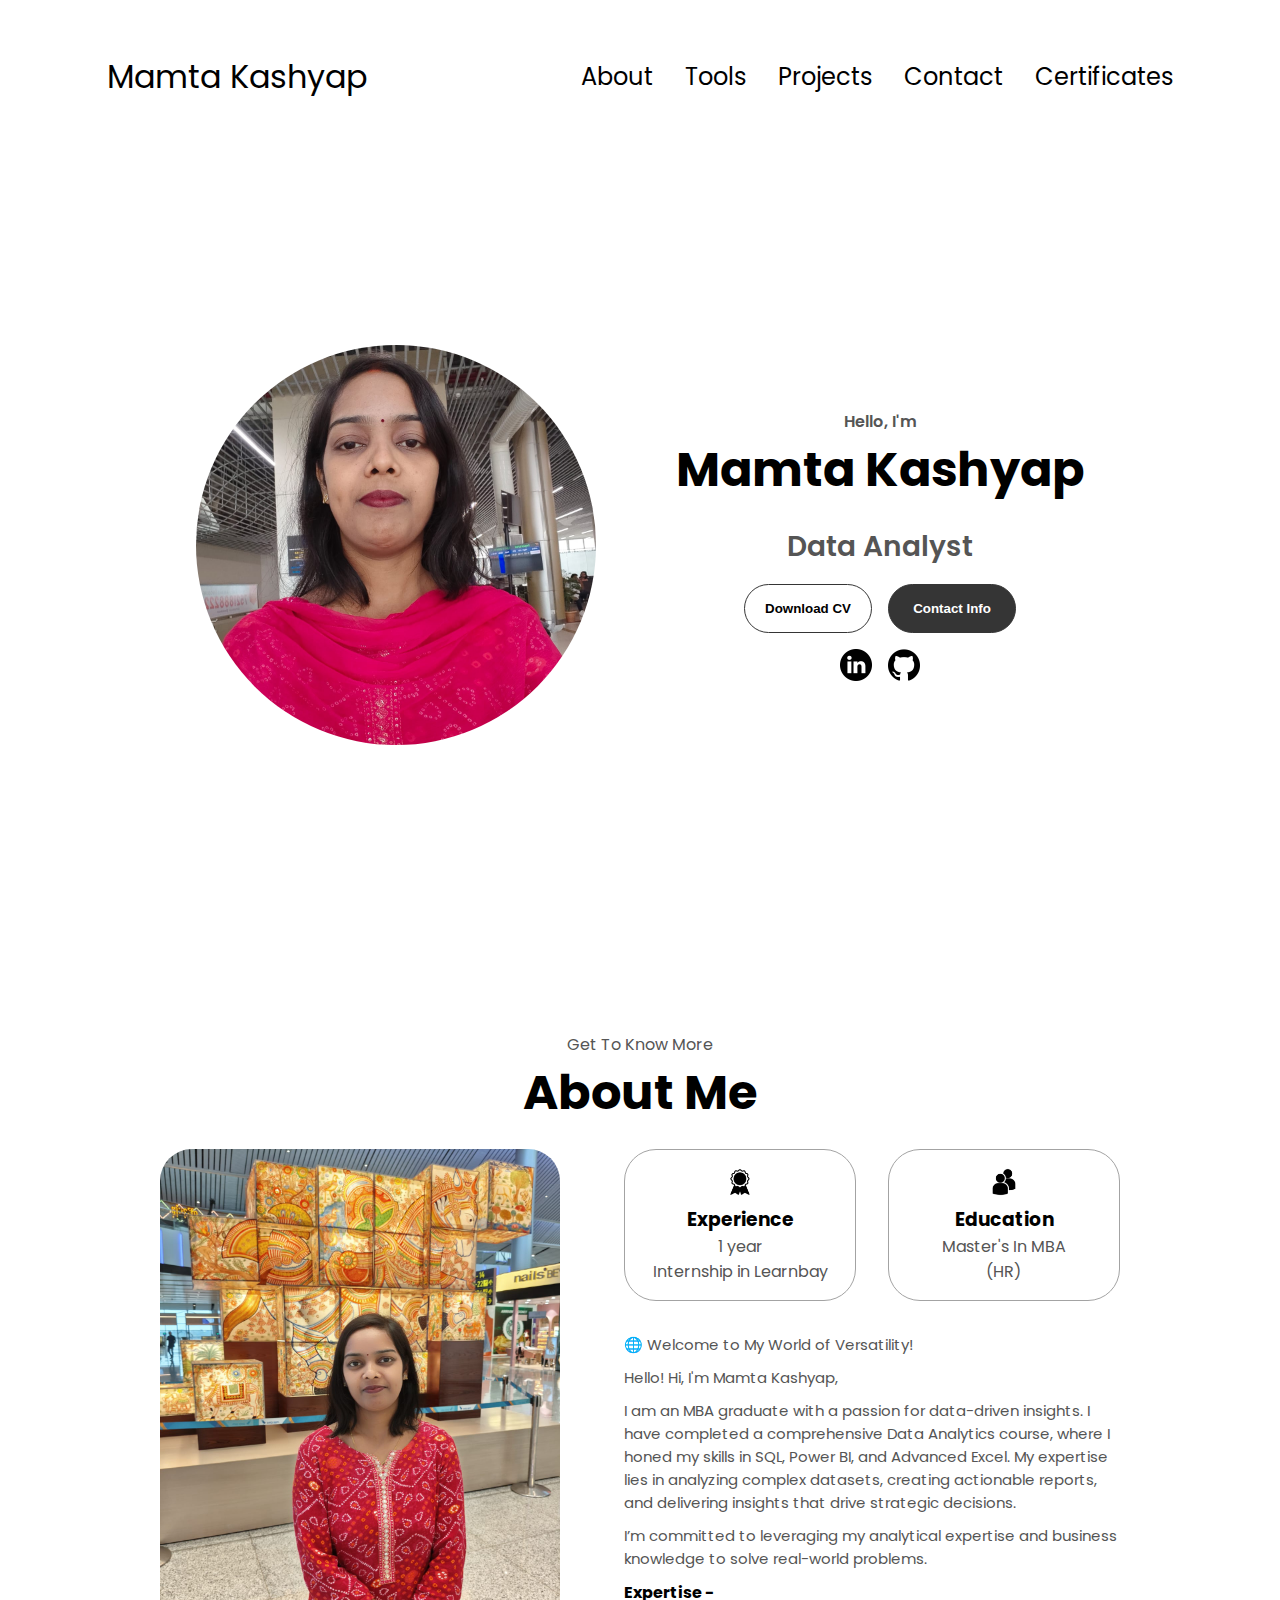
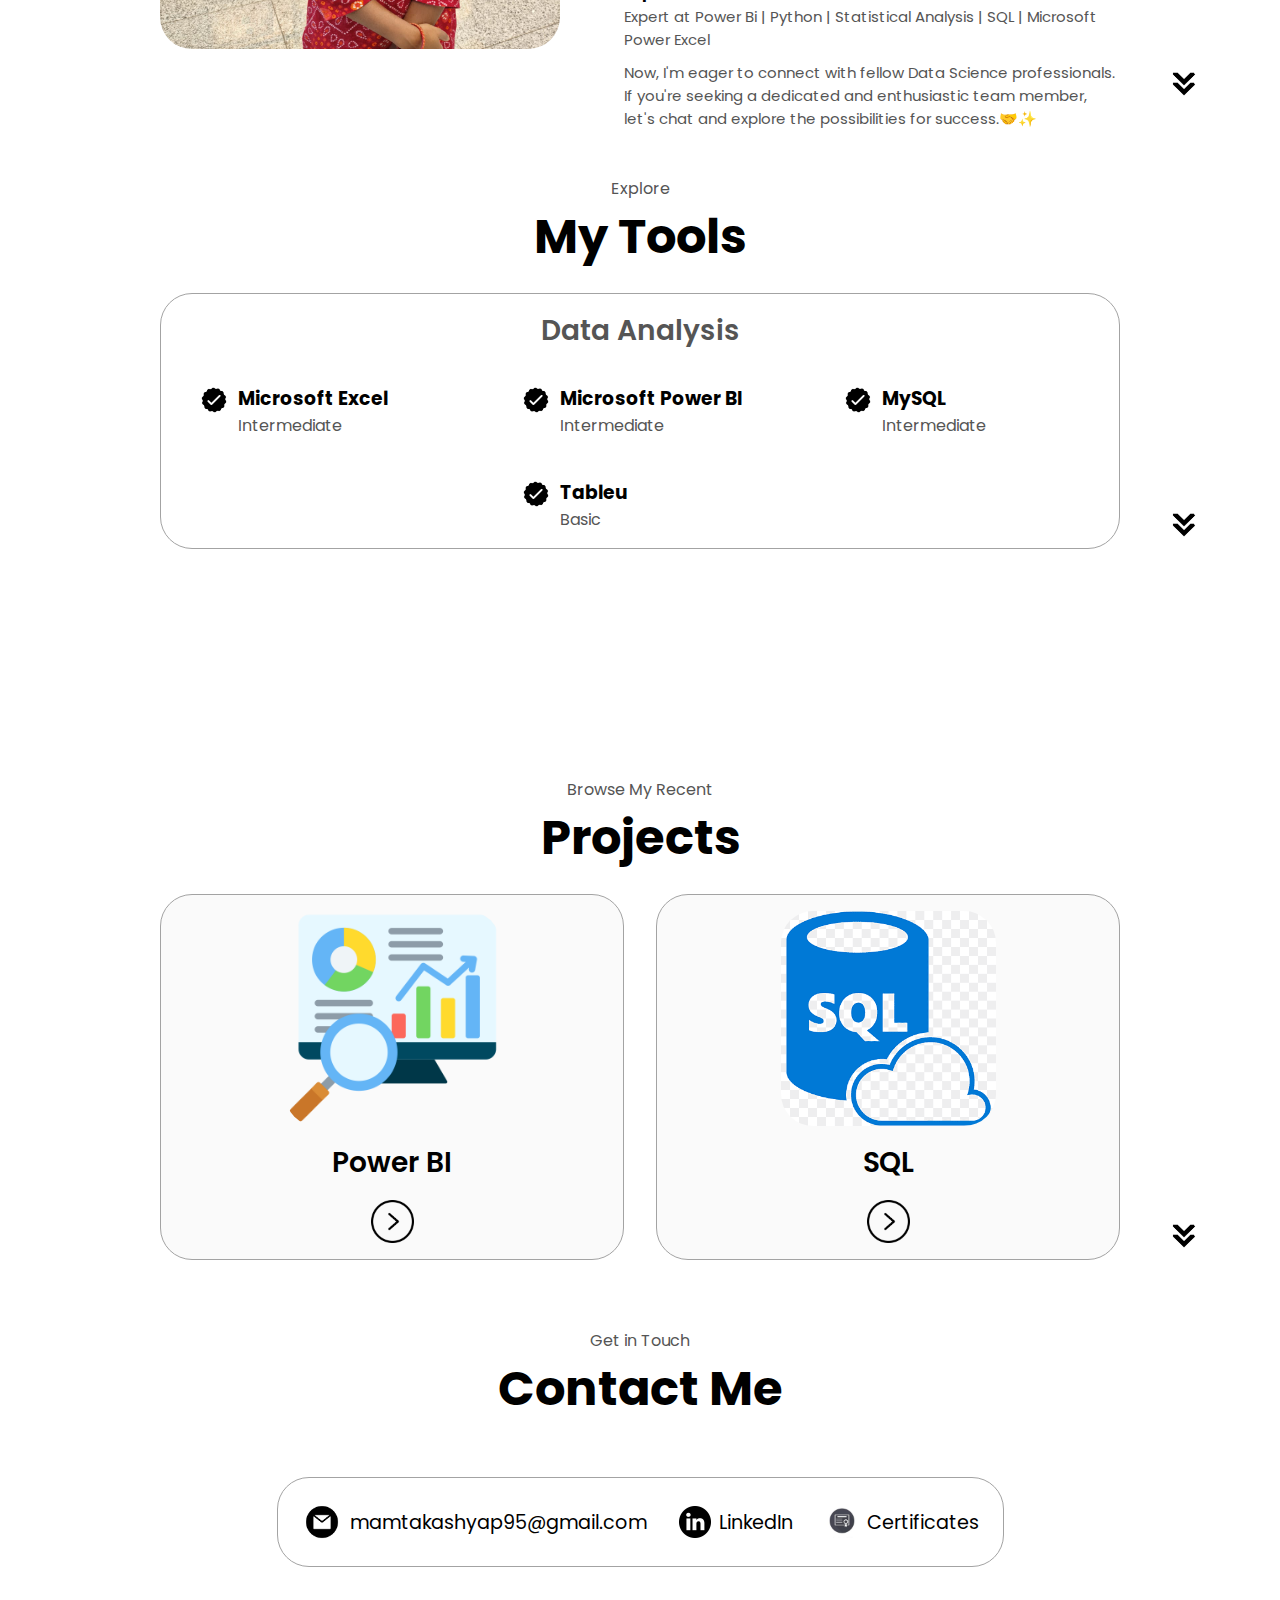
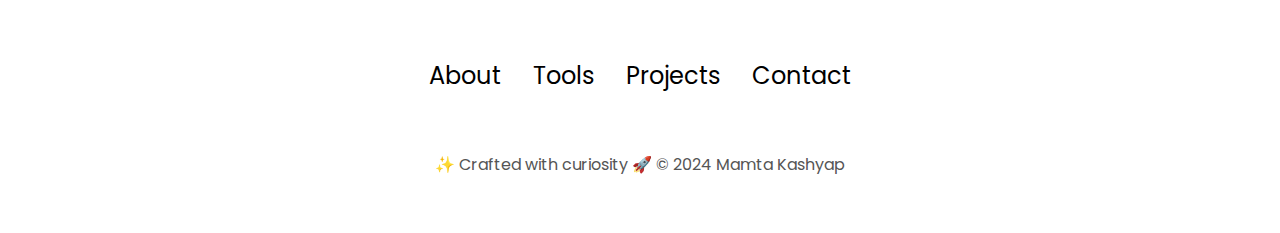
<file: index.html>
<!DOCTYPE html><html lang="en"><head>
    <meta charset="UTF-8">
    <meta http-equiv="X-UA-Compatible" content="IE=edge">
    <meta name="viewport" content="width=device-width, initial-scale=1.0">
    <title>Mamta's Portfolio</title>
    <link rel="stylesheet" href="css/style.css">
    <link rel="stylesheet" href="css/mediaqueries.css">
  </head>
  <body>
    <nav id="desktop-nav">
      <div class="logo">Mamta Kashyap</div>
      <div>
        <ul class="nav-links">
          <li><a href="#about">About</a></li>
          <li><a href="#experience">Tools</a></li>
          <li><a href="#projects">Projects</a></li>
          <li><a href="#contact">Contact</a></li>
          <li><a href="#contact">Certificates</a></li>
        </ul>
      </div>
    </nav>
    <nav id="hamburger-nav">
      <div class="logo">Mamta Kashyap</div>
      <div class="hamburger-menu">
        <div class="hamburger-icon" onclick="toggleMenu()">
          <span></span>
          <span></span>
          <span></span>
        </div>
        <div class="menu-links">
          <li><a href="#about" onclick="toggleMenu()">About</a></li>
          <li><a href="#experience" onclick="toggleMenu()">Tools</a></li>
          <li><a href="#projects" onclick="toggleMenu()">Projects</a></li>
          <li><a href="#contact" onclick="toggleMenu()">Contact</a></li>
          <li><a href="#Certificates" onclick="toggleMenu()">Certificates</a></li>
        </div>
      </div>
    </nav>
    <section id="profile">
      <style>
        .section__pic-container {
          border-radius: 50%;
          overflow: hidden;
        }
        .play-button {
          position: absolute;
          top: 50%;
          left: 50%;
          transform: translate(-50%, -50%);
          cursor: pointer;
        }
      </style>
      <div class="section__pic-container">
        <img src="images/pic.jpeg" alt="Mamta's profile picture" style="width: 100%; height: 100%; object-fit: cover;">
      </div>
      <div class="section__text">
        <p class="section__text__p1">Hello, I'm</p>
        <h1 class="title">Mamta Kashyap</h1>
        <p class="section__text__p2">Data Analyst</p>
        <div class="btn-container">
          <button class="btn btn-color-2" onclick="window.open('images/assets/MamtaKashyapResume - latest.pdf')">
            Download CV
          </button>
          <button class="btn btn-color-1" onclick="location.href='#contact'">
            Contact Info
          </button>
        </div>
        <div id="socials-container">
          <img src="images/linkedin.png" alt="My LinkedIn profile" class="icon" onclick="window.open('https://www.linkedin.com/in/mamta-kashyap-a4a29513a/')">
          <img src="images/github.png" alt="My Github profile" class="icon" onclick="window.open('https://github.com/mamtakashyap95')">
        </div>
      </div>
    </section>
    <section id="about">
      <p class="section__text__p1">Get To Know More</p>
      <h1 class="title">About Me</h1>
      <div class="section-container">
        <div class="circular-image">
          <img src="images/about-pic.jpeg" alt="Profile picture" class="about-pic" height="500px" width="400px">
        </div>
        <div class="about-details-container">
          <div class="about-containers">
            <div class="details-container">
              <img src="images/experience.png" alt="Experience icon" class="icon">
              <h3>Experience</h3>
              <p>1 year <br>Internship in Learnbay</p>
            </div>
            <div class="details-container">
              <img src="images/education.png" alt="Education icon" class="icon">
              <h3>Education</h3>
              <p>Master's In MBA<br>(HR)</p>
            </div>
          </div>
          <div class="text-container">
            <p>🌐 Welcome to My World of Versatility!</p>
            <p>Hello! Hi, I'm Mamta Kashyap, </p>
            <p>I am an MBA graduate with a passion for data-driven insights. 
              I have completed a comprehensive Data Analytics course, where I honed my skills in SQL, Power BI, and Advanced Excel. 
              My expertise lies in analyzing complex datasets, creating actionable reports, and delivering insights that drive strategic decisions.</p>

            <p>I’m committed to leveraging my analytical expertise and business knowledge to solve real-world problems.  </p>
            <h4>Expertise -</h4> 
            <p>Expert at Power Bi | Python | Statistical Analysis | SQL | Microsoft Power Excel</p>
            <p>Now, I'm eager to connect with fellow Data Science professionals.
               If you're seeking a dedicated and enthusiastic team member,
                let's chat and explore the possibilities for success.🤝✨</p>
          </div>
        </div>
      </div>

      <img src="images/arrow.png" alt="Arrow icon" class="icon arrow" onclick="location.href='#experience'">
    </section>
    <section id="experience">
      <p class="section__text__p1">Explore</p>
      <h1 class="title">My Tools</h1>
      <div class="experience-details-container">
        <div class="about-containers">
          <div class="details-container">
            <h2 class="experience-sub-title">Data Analysis</h2>
            <div class="article-container">
              <article>
                <img src="images/checkmark.png" alt="Experience icon" class="icon">
                <div>
                  <h3>Microsoft Excel</h3>
                  <p>Intermediate</p>
                </div>
              </article>
              <article>
                <img src="images/checkmark.png" alt="Experience icon" class="icon">
                <div>
                  <h3>Microsoft Power BI</h3>
                  <p>Intermediate</p>
                </div>
              </article>
              <article>
                <img src="images/checkmark.png" alt="Experience icon" class="icon">
                <div>
                  <h3>MySQL</h3>
                  <p>Intermediate</p>
                </div>
              </article>
              <article>
                <img src="images/checkmark.png" alt="Experience icon" class="icon">
                <div>
                  <h3>Tableu</h3>
                  <p>Basic</p>
                </div>
              </article>

            </div>
          </div>
           <!-- <div class="details-container">
           <h2 class="experience-sub-title">Machine Learning - Deep Learning</h2>
            <div class="article-container">
              <article>
                <img src="images/checkmark.png" alt="Experience icon" class="icon">
                <div>
                  <h3>Pandas / NumPy</h3>
                  <p>Intermediate</p>
                </div>
              </article>
              <article>
                <img src="images/checkmark.png" alt="Experience icon" class="icon">
                <div>
                  <h3>Scikit-Learn</h3>
                  <p>Intermediate</p>
                </div>
              </article>
              <article>
                <img src="images/checkmark.png" alt="Experience icon" class="icon">
                <div>
                  <h3>Seaborn</h3>
                  <p>Intermediate</p>
                </div>
              </article>
              <article>
                <img src="images/checkmark.png" alt="Experience icon" class="icon">
                <div>
                  <h3>Statistics</h3>
                  <p>Intermediate</p>
                </div>
              </article>
            </div>
          </div>
          <div class="details-container">
            <h2 class="experience-sub-title">ML-Ops</h2>
            <div class="article-container">
              <article>
                <img
                  src="./assets/checkmark.png"
                  alt="Experience icon"
                  class="icon"
                />
                <div>
                  <h3>Git / Git-Hub</h3>
                  <p>Basic</p>
                </div>
              </article>
              <article>
                <img
                  src="./assets/checkmark.png"
                  alt="Experience icon"
                  class="icon"
                />
                <div>
                  <h3>Streamlit</h3>
                  <p>Basic</p>
                </div>
              </article>
            </div> -->
          </div>
        </div>
      </div>
      <img src="images/arrow.png" alt="Arrow icon" class="icon arrow" onclick="location.href='#projects'">
    </section>
    <section id="projects">
      <p class="section__text__p1">Browse My Recent</p>
      <h1 class="title">Projects</h1>
      <div class="experience-details-container">
        <div class="about-containers">
          <div class="details-container color-container">
            <div class="article-container">
              <img src="images/da.png" alt="Data analysis" class="project-img">
            </div>
            <h2 class="experience-sub-title project-title">Power BI</h2>
            <div class="btn-container">
                <img src="images/arrow-right.png" alt="arrow-right" class="next" onclick="location.href='da.html', target='_blank'">
            </div>
          </div>
          <div class="details-container color-container">
            <div class="article-container">
              <img src="images/sql.png" alt="machine Learning" class="project-img">
            </div>
            <h2 class="experience-sub-title project-title">SQL</h2>
            <div class="btn-container">
              <img src="images/arrow-right.png" alt="arrow-right" class="next" onclick="location.href='sql.html', target='_blank'">
            </div>
          </div>
          <!-- <div class="details-container color-container">
            <div class="article-container">
              <img
                src="./assets/dl.png"
                alt="Project 3"
                class="project-img"
              />
            </div>
            <h2 class="experience-sub-title project-title">Deep Learning</h2>
            <div class="btn-container">
              <img 
              src="./assets/arrow-right.png"
              alt="arrow-right" 
              class="next"
              onclick="location.href='dl.html', target='_blank'">
              
            </div> -->
          </div>
      </div>
      
      <img src="images/arrow.png" alt="Arrow icon" class="icon arrow" onclick="location.href='#contact'">
    </section>
    <section id="contact">
      <p class="section__text__p1">Get in Touch</p>
      <h1 class="title">Contact Me</h1>
      <div class="contact-info-upper-container">
        <div class="contact-info-container">
          <img src="images/email.png" alt="Email icon" class="icon contact-icon email-icon">
          <p><a href="mailto:mamtakashyap95@gmail.com">mamtakashyap95@gmail.com</a></p>
        </div>
        <div class="contact-info-container">
          <img src="images/linkedin.png" alt="LinkedIn icon" class="icon contact-icon">
          <p><a onclick="window.open('https://www.linkedin.com/in/mamta-kashyap-a4a29513a/')">LinkedIn</a></p>
        </div>
        <div class="contact-info-container">
          <img src="images/certificates.jpg" alt="LinkedIn icon" class="icon contact-icon">
          <p><a onclick="location.href='ca.html', target='_blank'">Certificates</a></p>
        </div>
      </div>
    </section>
    <footer>
      <nav>
        <div class="nav-links-container">
          <ul class="nav-links">
            <li><a href="#about">About</a></li>
            <li><a href="#experience">Tools</a></li>
            <li><a href="#projects">Projects</a></li>
            <li><a href="#contact">Contact</a></li>
          </ul>
        </div>
      </nav>
      <p>✨ Crafted with curiosity 🚀 © 2024 Mamta Kashyap</p>
    </footer>
    <script src="js/script.js"></script>
  

</body></html>
</file>
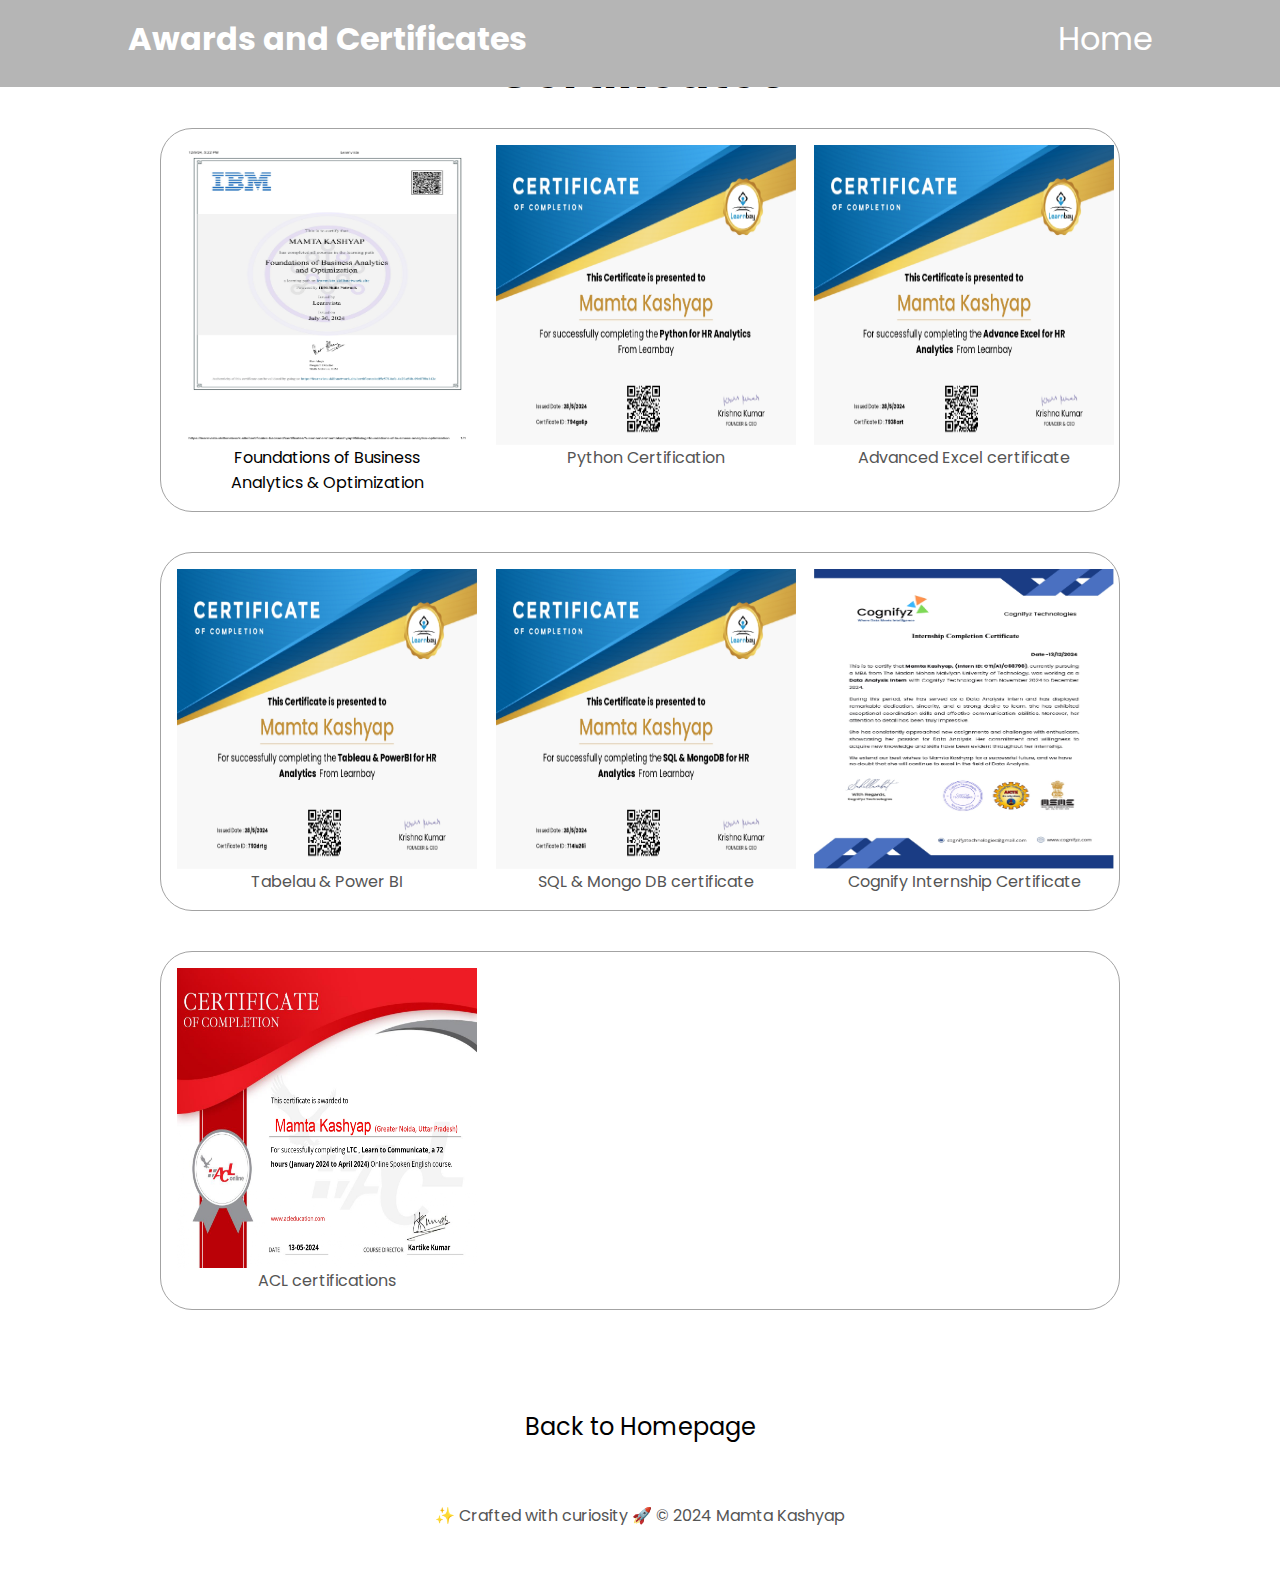
<file: ca.html>
<!DOCTYPE html><html lang="en"><head>
    <meta charset="UTF-8">
    <meta name="viewport" content="width=device-width, initial-scale=1.0">
    <title>Data Analysis Project</title>
    <link rel="stylesheet" href="css/style.css">
    <link rel="stylesheet" href="css/mediaqueries.css">
</head>
<body>
    <div class="navbar">
        <h1 class="page_h">Awards and Certificates</h1>
        <a href="index.html" class="home_link">Home</a>
    </div>
    <section id="Certificates">
      <h1 class="title">Certificates</h1>

        <!-- First Row -->
        <div class="project-container">
          <div class="certificate-item">
            <img src="images/ibm_page-0001.jpg" height="300px" width="300px" alt="IBM certificate">
            <p><a>Foundations of Business Analytics & Optimization</a></p>
          </div>
          <div class="certificate-item">
            <img src="images/python_page-0001.jpg" height="300px" width="300px" alt="Pythoon Certificate">
            <p>Python Certification</p>
          </div>
          <div class="certificate-item">
            <img src="images/adv-excel.jpg" height="300px" width="300px" alt="Advanced Excel certificate">
            <p>Advanced Excel certificate</p>
          </div>
        </div>
      

        <!-- Second Row -->
        <div class="project-container">
          <div class="certificate-item">
            <img src="images/Tabelau-power-bi.jpg" height="300px" width="300px" alt="Tabelau & PowerBi certificate">
            <p>Tabelau & Power BI</p>
          </div>
          <div class="certificate-item">
            <img src="images/sql-mongo-db_page-0001.jpg" height="300px" width="300px" alt="SQL & Mongo Db certificate">
            <p>SQL & Mongo DB certificate</p>
          </div>
          <div class="certificate-item">
            <img src="images/cognify.jpg" height="300px" width="300px" alt="Cognify Internship">
            <p>Cognify Internship Certificate</p>
          </div>
        </div>
        <!-- Third Row -->
        <div class="project-container">
          <div class="certificate-item">
            <img src="images/acl_page-0001.jpg" height="300px" width="300px" alt="ACL certificate">
            <p>ACL certifications</p>
          </div>
        </div>


        
    </section>
  <footer>
    <nav>
      <div class="nav-links-container">
        <ul class="nav-links">
          <li><a onclick="goBack()">Back to Homepage</a></li>
        </ul>
      </div>
    </nav>
    <p>&#10024 Crafted with curiosity &#128640 &#169; 2024 Mamta Kashyap</p>
  </footer>
  <script src="js/script.js"></script>


</body></html>
</file>
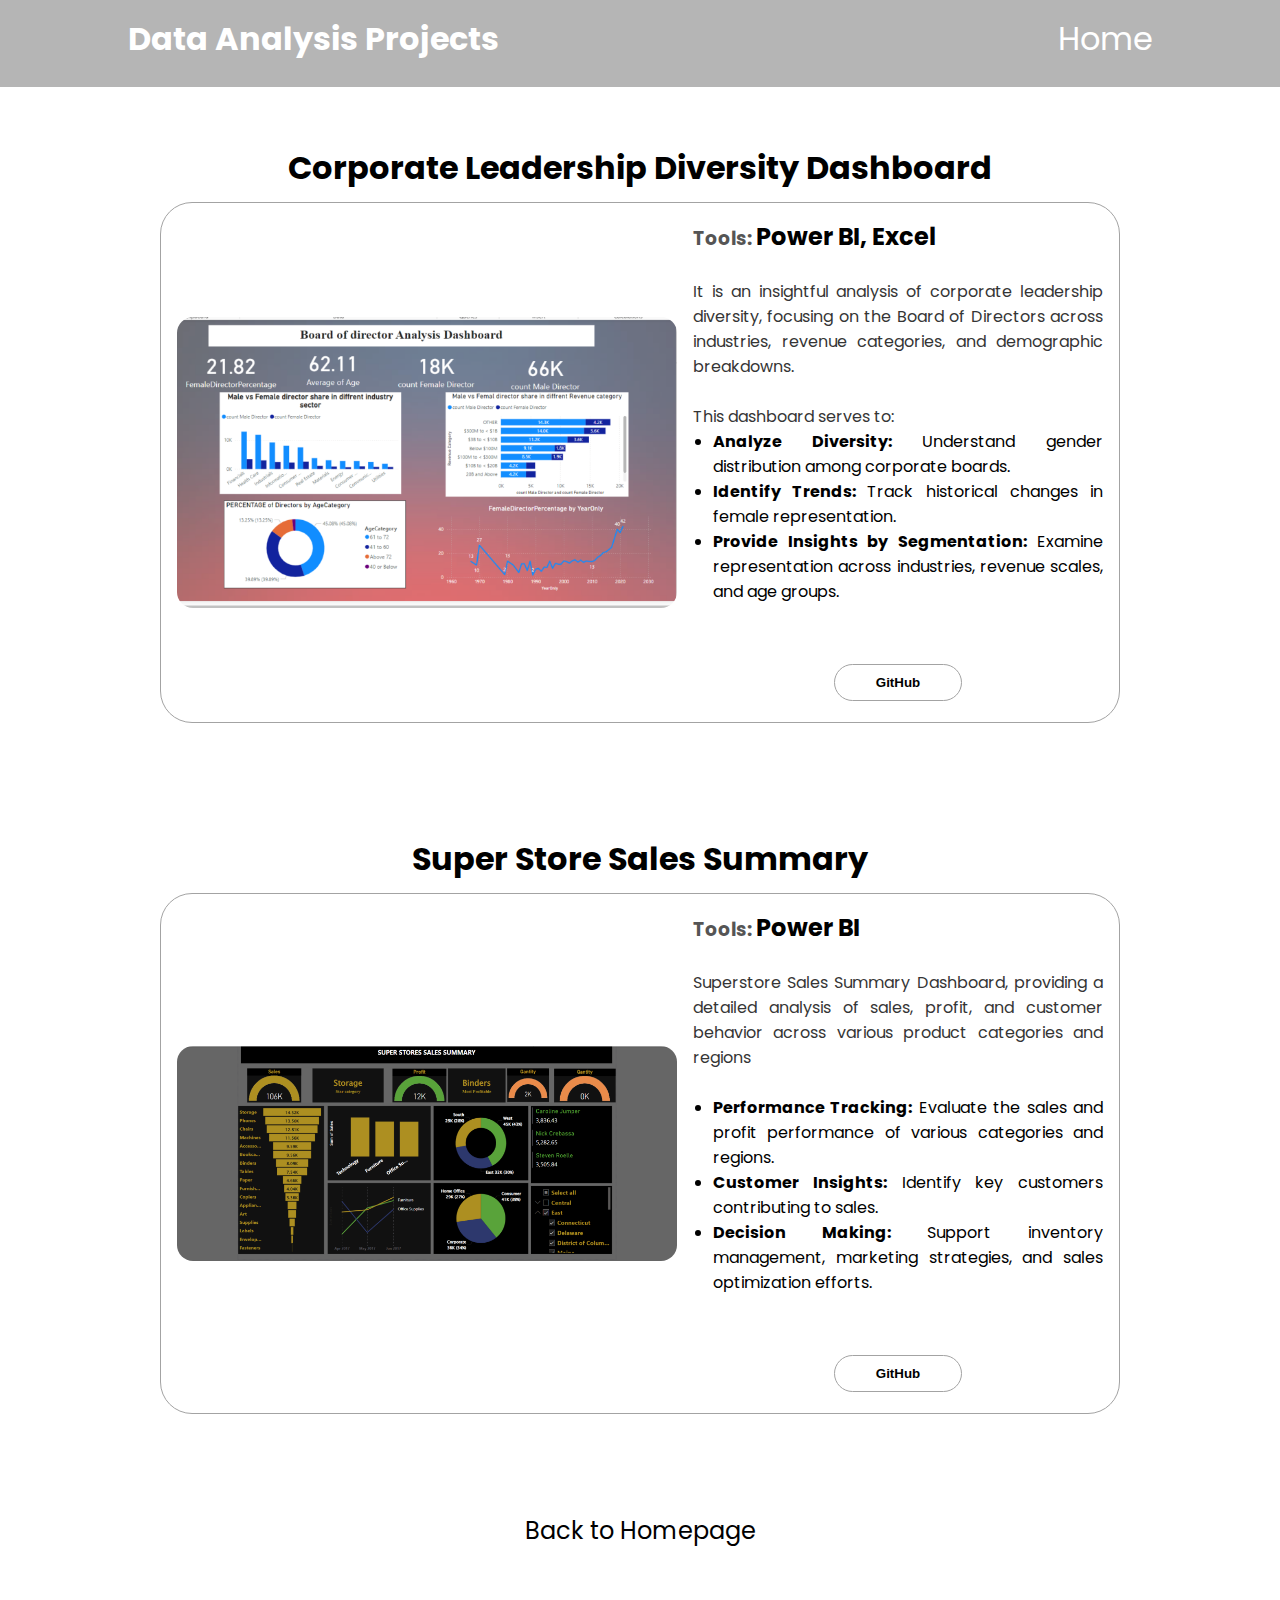
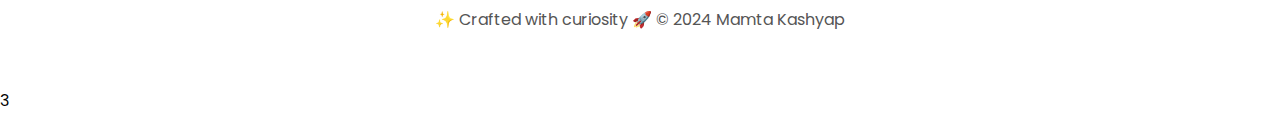
<file: da.html>
<!DOCTYPE html>
<html lang="en">
<head>
    <meta charset="UTF-8">
    <meta name="viewport" content="width=device-width, initial-scale=1.0">
    <title>Data Analysis Project</title>
    <link rel="stylesheet" href="css/style.css">
    <link rel="stylesheet" href="css/mediaqueries.css">
</head>
<body>
    <div class="navbar">
        <h1 class="page_h">Data Analysis Projects</h1>
        <a href="index.html", class="home_link">Home</a>
    </div>
    
    <section id="project" style="padding-top: 12vh;"  style="margin-bottom: auto;">
        <h1 class="project_title">Corporate Leadership Diversity Dashboard</h1>
        <div class="project-container">
            <div class="project-pic-container">
                <img
                src="images/corporate_leadership.png"
                alt="Corporate Leadership"
                class="project-pic"
                />
            </div>
            <div class="text-and-buttons">
                <div class="project-text-container">
                    <div class="Tools">
                        <h3 class="t1">Tools: </h3>
                        <h2 class="t2">Power BI, Excel</h2>
                    </div>
                    <p class="project-text"><br>It is an insightful analysis of corporate leadership diversity, 
                        focusing on the Board of Directors across industries, revenue categories, and demographic breakdowns.
                        </br><br>
                        This dashboard serves to:
                        <ul>
                            <li><b>Analyze Diversity:</b> Understand gender distribution among corporate boards.</li>
                            <li><b>Identify Trends: </b> Track historical changes in female representation.</li>
                            <li><b>Provide Insights by Segmentation:</b> Examine representation across industries, revenue scales, and age groups.</li>
                        </ul>
                        <br>    
                    </p>
                </div>
                <div class="pro-btn-container">
                    <button
                      class="btn btn-color-3"
                      onclick="window.open('https://github.com/mamtakashyap95/Corporate-Leadership-Diversity-Dashboard-Power-BI')">
                      GitHub
                    </button>
                </div>
            </div>
         </div>
    </section>
   
    <section id="project" style=margin-top:0 >
        <h1 class="project_title">Super Store Sales Summary</h1>
        <div class="project-container">
            <div class="project-pic-container">
                <img
                src="images/super_store.png"
                alt="Super Store"
                class="project-pic"
                />
            </div>
            <div class="text-and-buttons">
                <div class="project-text-container">
                    <div class="Tools">
                        <h3 class="t1">Tools: </h3>
                        <h2 class="t2">Power BI</h2>
                    </div>
                    <p class="project-text"><br>Superstore Sales Summary Dashboard, providing a detailed analysis of sales, profit, 
                        and customer behavior across various product categories and regions
                        <br><br>
                        <ul>
                            <li><b>Performance Tracking:</b> Evaluate the sales and profit performance of various categories and regions.</li>
                            <li><b>Customer Insights:</b> Identify key customers contributing to sales.</li>
                            <li><b>Decision Making: </b>Support inventory management, marketing strategies, and sales optimization efforts.</li>
                        </ul>
                        <br>    
                    </p>
                </div>
                <div class="pro-btn-container">
                    <button
                      class="btn btn-color-3"
                      onclick="window.open('https://github.com/mamtakashyap95/Stores_sales_summary_report')">
                      GitHub
                    </button>
                </div>
            </div>
        </div>
    </section>
    <footer>
        <nav>
          <div class="nav-links-container">
            <ul class="nav-links">
              <li><a onclick="goBack()">Back to Homepage</a></li>
            </ul>
          </div>
        </nav>
        <p>&#10024 Crafted with curiosity &#128640 &#169; 2024 Mamta Kashyap</p>
      </footer>
      <script src="js/script.js"></script>
</body>
</html>3
</file>
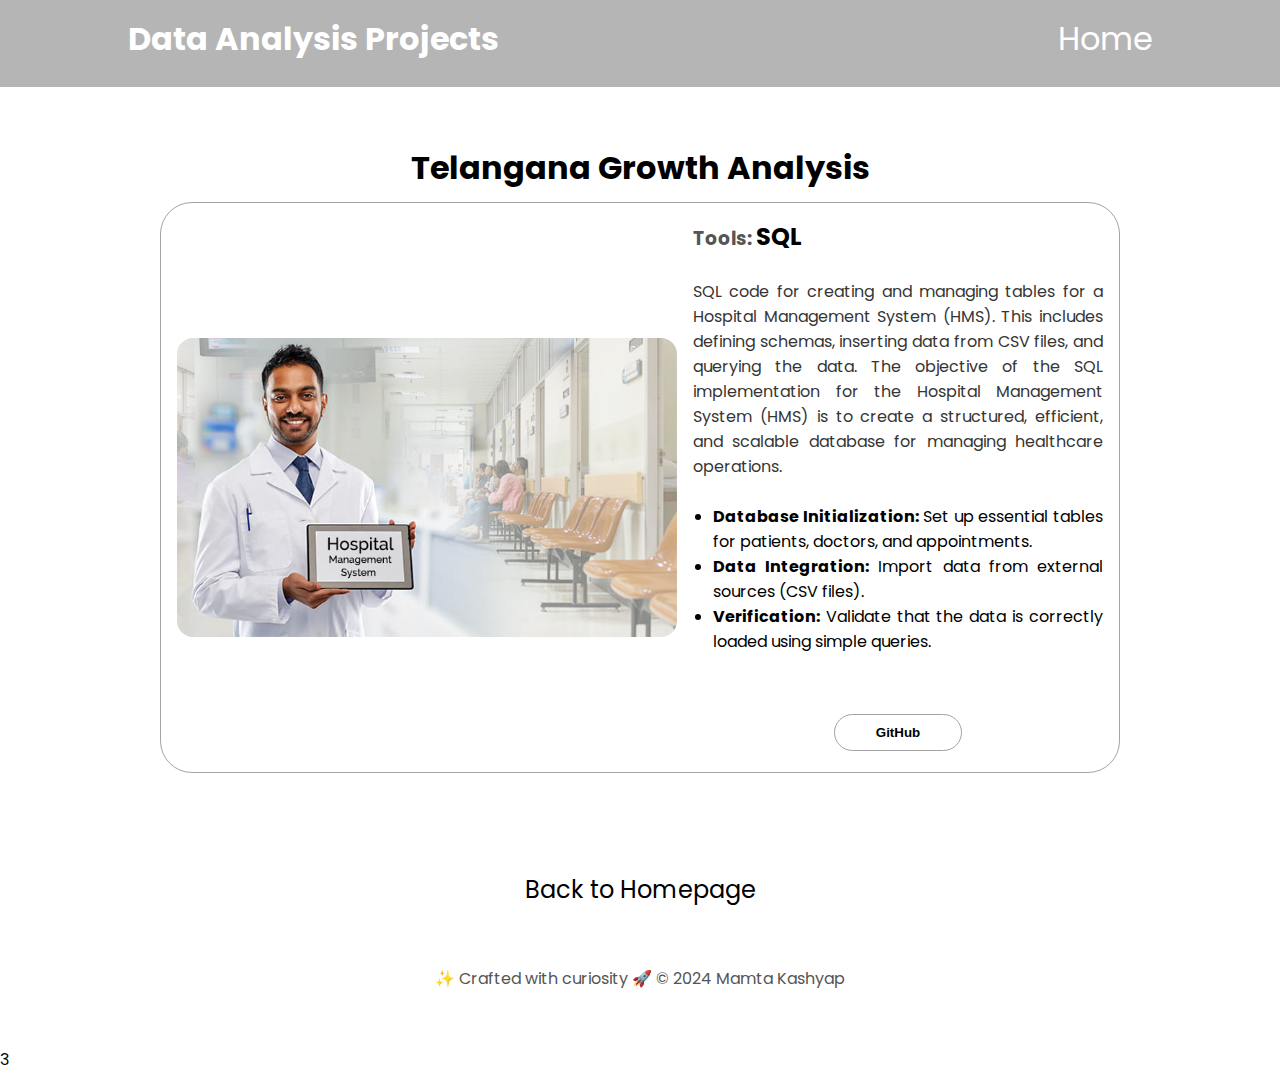
<file: sql.html>
<!DOCTYPE html>
<html lang="en">
<head>
    <meta charset="UTF-8">
    <meta name="viewport" content="width=device-width, initial-scale=1.0">
    <title>SQL Project</title>
    <link rel="stylesheet" href="css/style.css">
    <link rel="stylesheet" href="css/mediaqueries.css">
</head>
<body>
    <div class="navbar">
        <h1 class="page_h">Data Analysis Projects</h1>
        <a href="index.html", class="home_link">Home</a>
    </div>
    
    <section id="project" style="padding-top: 12vh;"  style="margin-bottom: auto;">
        <h1 class="project_title">Telangana Growth Analysis</h1>
        <div class="project-container">
            <div class="project-pic-container">
                <img
                src="images/hospital-management.jpg"
                alt="Hospital Management"
                class="project-pic"
                />
            </div>
            <div class="text-and-buttons">
                <div class="project-text-container">
                    <div class="Tools">
                        <h3 class="t1">Tools: </h3>
                        <h2 class="t2">SQL</h2>
                    </div>
                    <p class="project-text"><br> SQL code for creating and managing tables for a Hospital Management System (HMS). 
                        This includes defining schemas, inserting data from CSV files, and querying the data.
                        The objective of the SQL implementation for the Hospital Management System (HMS) is to create a structured,
                        efficient, and scalable database for managing healthcare operations.
                        </br><br>
                        <ul>
                            <li><b>Database Initialization:</b> Set up essential tables for patients, doctors, and appointments.</li>
                            <li><b>Data Integration:</b> Import data from external sources (CSV files).</li>
                            <li><b>Verification:</b> Validate that the data is correctly loaded using simple queries.</li>
                        </ul>
                        <br>    
                    </p>
                </div>
                <div class="pro-btn-container">
                    <button
                      class="btn btn-color-3"
                      onclick="window.open('https://github.com/mamtakashyap95/Hospital-Management-In-SQL')">
                      GitHub
                    </button>
                </div>
            </div>
         </div>
    </section>
   
    <footer>
        <nav>
          <div class="nav-links-container">
            <ul class="nav-links">
              <li><a onclick="goBack()">Back to Homepage</a></li>
            </ul>
          </div>
        </nav>
        <p>&#10024 Crafted with curiosity &#128640 &#169; 2024 Mamta Kashyap</p>
      </footer>
      <script src="js/script.js"></script>
</body>
</html>3
</file>
<file: css/style.css>
/* GENERAL */

@import url("https://fonts.googleapis.com/css2?family=Poppins:wght@300;400;500;600&display=swap");

* {
  margin: 0;
  padding: 0;
}

body {
  font-family: "Poppins", sans-serif;
}

html {
  scroll-behavior: smooth;
}

p {
  color: rgb(85, 85, 85);
}

/* TRANSITION */

a,
.btn {
  transition: all 300ms ease;
}

/* DESKTOP NAV */

nav,
.nav-links {
  display: flex;
}
.nav-links:hover {
  cursor: pointer;
}
nav {
  justify-content: space-around;
  align-items: center;
  height: 17vh;
}

.nav-links {
  gap: 2rem;
  list-style: none;
  font-size: 1.5rem;
}

a {
  color: black;
  text-decoration: none;
  text-decoration-color: white;
}

a:hover {
  color: grey;
  text-decoration: underline;
  text-underline-offset: 1rem;
  text-decoration-color: rgb(181, 181, 181);
}

.logo {
  font-size: 2rem;
}

.logo:hover {
  cursor: default;
}

/* HAMBURGER MENU */

#hamburger-nav {
  display: none;
}

.hamburger-menu {
  position: relative;
  display: inline-block;
}

.hamburger-icon {
  display: flex;
  flex-direction: column;
  justify-content: space-between;
  height: 24px;
  width: 30px;
  cursor: pointer;
}

.hamburger-icon span {
  width: 100%;
  height: 2px;
  background-color: black;
  transition: all 0.3 ease-in-out;
}

.menu-links {
  position: absolute;
  top: 100%;
  right: 0;
  background-color: white;
  width: fit-content;
  max-height: 0;
  overflow: hidden;
  transition: all 0.3 ease-in-out;
}

.menu-links a {
  display: block;
  padding: 10px;
  text-align: center;
  font-size: 1.5rem;
  color: black;
  text-decoration: none;
  transition: all 0.3 ease-in-out;
}

.menu-links li {
  list-style: none;
}

.menu-links.open {
  max-height: 300px;
}

.hamburger-icon.open span:first-child {
  transform: rotate(45deg) translate(10px, 5px);
}

.hamburger-icon.open span:nth-child(2) {
  opacity: 0;
}

.hamburger-icon.open span:last-child {
  transform: rotate(-45deg) translate(10px, -5px);
}

.hamburger-icon span:first-child {
  transform: none;
}

.hamburger-icon span:first-child {
  opacity: 1;
}

.hamburger-icon span:first-child {
  transform: none;
}

/* SECTIONS */

section {
  padding-top: 4vh;
  /* height: 96vh; */
  margin: 0 10rem;
  box-sizing: border-box;
  min-height: fit-content;
}

.section-container {
  display: flex;
}

/* PROFILE SECTION */

#profile {
  display: flex;
  justify-content: center;
  gap: 5rem;
  height: 80vh;
}

.section__pic-container {
  display: flex;
  height: 400px;
  width: 400px;
  margin: auto 0;
}

.section__text {
  align-self: center;
  text-align: center;
}

.section__text p {
  font-weight: 600;
}

.section__text__p1 {
  text-align: center;
}

.section__text__p2 {
  font-size: 1.75rem;
  margin-bottom: 1rem;
}

.title {
  font-size: 3rem;
  text-align: center;
  margin-bottom: 20px;
}

.text-container p {
  margin-bottom: 10px;
  font-size: 15px;
}

#socials-container {
  display: flex;
  justify-content: center;
  margin-top: 1rem;
  gap: 1rem;
}

/* ICONS */

.icon {
  cursor: pointer;
  height: 2rem;
}

/* BUTTONS */

.btn-container {
  display: flex;
  justify-content: center;
  gap: 1rem;
}

.btn {
  font-weight: 600;
  transition: all 300ms ease;
  padding: 1rem;
  width: 8rem;
  border-radius: 2rem;
}

.btn-color-1,
.btn-color-2 {
  border: rgb(53, 53, 53) 0.1rem solid;
}

.btn-color-1:hover,
.btn-color-2:hover {
  cursor: pointer;
}

.btn-color-1,
.btn-color-2:hover {
  background: rgb(53, 53, 53);
  color: white;
}

.btn-color-1:hover {
  background: rgb(0, 0, 0);
}

.btn-color-2 {
  background: none;
}

.btn-color-2:hover {
  border: rgb(255, 255, 255) 0.1rem solid;
}

.btn-container {
  gap: 1rem;
}

/* ABOUT SECTION */

#about {
  position: relative;
}

.about-containers {
  gap: 2rem;
  margin-bottom: 2rem;
  /* margin-top: 1rem; */
}

.about-details-container {
  justify-content: center;
  flex-direction: column;
}

.about-containers,
.about-details-container {
  display: flex;
}

.about-pic {
  border-radius: 2rem;
}

.arrow {
  position: absolute;
  right: -5rem;
  bottom: 2.5rem;
}

.details-container {
  padding: 1rem;
  flex: 1;
  background: white;
  border-radius: 2rem;
  border: rgb(53, 53, 53) 0.1rem solid;
  border-color: rgb(163, 163, 163);
  text-align: center;
}

.section-container {
  gap: 4rem;
  height: 80%;
  align-items: flex-start;
}

.section__pic-container {
  height: 400px;
  width: 400px;
  margin: auto 0;
}

details {
  user-select: none;
}

details>summary span.icon {
  width: 24px;
  height: 24px;
  transition: all 0.3s;
  margin-left: auto;
}

details[open] summary span.icon {
  transform: rotate(180deg);
}

summary {
  display: flex;
  cursor: pointer;
}

summary::-webkit-details-marker {
  display: none;
}

/* EXPERIENCE SECTION */

#experience {
  position: relative;
}

.experience-sub-title {
  color: rgb(85, 85, 85);
  font-weight: 600;
  font-size: 1.75rem;
  margin-bottom: 2rem;
}

.experience-details-container {
  display: flex;
  justify-content: center;
  flex-direction: column;
}

.article-container {
  display: flex;
  text-align: initial;
  flex-wrap: wrap;
  flex-direction: row;
  gap: 2.5rem;
  justify-content: space-around;
}

article {
  display: flex;
  width: 15rem;
  justify-content: flex-start;
  gap: 0.5rem;
}

article .icon {
  cursor: default;
}

/* PROJECTS SECTION */

#projects {
  position: relative;
  margin-top: 10rem;
}

.color-container {
  border-color: rgb(163, 163, 163);
  background: rgb(250, 250, 250);
}

.project-img {
  border-radius: 2rem;
  width: 50%;
  height: 50%;
}

.project-title {
  margin: 1rem;
  color: black;
}

.project-btn {
  color: black;
  border-color: rgb(163, 163, 163);
}

.next {
  cursor:pointer;
  width: 10%;
  height: 10%;
  transition: all 0.3 ease-in-out;
}

.next:hover {
}
/* CONTACT */

#contact {
  display: flex;
  justify-content: center;
  flex-direction: column;
  height: 50vh;
}

.contact-info-upper-container {
  display: flex;
  justify-content: center;
  border-radius: 2rem;
  border: rgb(53, 53, 53) 0.1rem solid;
  border-color: rgb(163, 163, 163);
  background: (250, 250, 250);
  margin: 2rem auto;
  padding: 0.5rem;
}

.contact-info-container {
  display: flex;
  align-items: center;
  justify-content: center;
  gap: 0.5rem;
  margin: 1rem;
}

.contact-info-container p {
  font-size: larger;
}

.contact-icon {
  cursor: default;
}

.email-icon {
  height: 2.5rem;
}

/* FOOTER SECTION */

footer {
  height: 26vh;
  margin: 0 1rem;
}

footer p {
  text-align: center;
}

/* Data Analysis */
.back {
  width: 40px;
  height: 40px;
}

/* Project Pages */
.navbar{
  display: flex;
  position: fixed; /* Fix the navbar position */
  top: 0; /* Align to the top */
  width: 100%; /* Occupy full width */
  background-color: rgb(181, 181, 181); /* Background color */
  padding: 15px 0; /* Add padding */
  flex-direction: row;
  justify-content: space-between;
}

.page_h {
  margin-left: 10vw;
  color: white;
  cursor: default;
}

.home_link {
  padding-bottom:1vh;
  margin-right: 10vw;
  font-size: 2rem;
  color: white;
  text-decoration: none;
}

.home_link:hover {
  cursor: pointer;
  text-decoration: underline;
  text-underline-offset: 1rem;
}

*/

#project {
  position: relative;
}

.project_title {
  font-size: 2rem;
  text-align: center;
  padding-bottom: 10px;
  margin-top: 4vh;
}

.project-container {
  justify-content: space-between;
  justify-items: stretch;
  padding: 1rem;
  display: flex;
  background: white;
  border-radius: 2rem;
  border: rgb(53, 53, 53) 0.1rem solid;
  border-color: rgb(163, 163, 163);
  margin-bottom: 40px;
}

.text-and-buttons {
  padding-left: 1rem;
  display: flex;
  justify-content:stretch;
  flex-direction: column;
}

.project-text-container {
  display: flex;
  justify-content:start;
  flex-direction: column;
  text-align:justify;
}

.project-text {
  color: rgb(53, 53, 53);
}

.project-pic {
  border-radius: 1rem;
  width: 500px;
}

.project-pic-container {
  margin: auto 0;
  display: flex;
  width: 500 px;
  height: auto;
}
.tools {
  display: flex;
}
.t1, .t2 {
  display: inline;
  justify-self: flex-end;
}
.t1 {
  color: rgb(85, 85, 85);
}

.pro-btn-container {
  padding-top: 10px;
  margin-top: 20px;
  display: flex;
  justify-content: space-around;
  align-items: center;
  gap: 1rem;
  flex-direction: row;
  flex-wrap: wrap;
}
 
.btn-color-3 {
  padding: 10px;
  border: rgb(163, 163, 163) 0.1rem solid;
  background: none;
  margin: 5px;
}

.btn-color-3:hover {
  cursor: pointer;
  background: rgb(53, 53, 53);
  color: white;
  border: rgb(255, 255, 255) 0.1rem solid;
}

.certificate-item p {
  width: 80%;
  margin: auto;
  text-align: center;
}

.certificate-item img {
  margin: auto;
  display: block;
}

.certificate-item {
  margin: 0 2% 0 0;
}

.project-text-container ul {
  padding-left: 20px;
}
</file>
<file: css/mediaqueries.css>
@media screen and (max-width: 1400px) {
  #profile {
    height: 83vh;
    margin-bottom: 6rem;
  }
  .about-containers {
    flex-wrap: wrap;
  }
  #contact,
  #projects {
    height: fit-content;
  }
}

@media screen and (max-width: 1200px) {
  #desktop-nav {
    display: none;
  }
  #hamburger-nav {
    display: flex;
  }
  #experience,
  .experience-details-container {
    margin-top: 2rem;
  }
  #profile, .project-container,
  .section-container {
    display: block;
  }
  .arrow {
    display: none;
  }
  section,
  .section-container,
  .project-container {
    height: fit-content;
  }
  section {
    margin: 0 5%;
  }
  .section__pic-container {
    width: 275px;
    height: 275px;
    margin: 0 auto 2rem;
  }

  .project-pic-container {
    width: 275px;
    height: auto;
    margin: 0 auto 2rem;
    justify-content: center;
  }
  .about-containers {
    margin-top: 0;
  }
}

@media screen and (max-width: 850px) {
  .project-pic{
    width: 60vw;
  }

  .project-pic-container {
    width:auto;
    height: 32vw;
    justify-content: center;
    flex-wrap: wrap;
  }
}

@media screen and (max-width: 600px) {
  #contact,
  footer {
    height: 40vh;
  }
  #profile {
    height: 83vh;
    margin-bottom: 0;
  }
  article {
    font-size: 1rem;
  }
  footer nav {
    height: fit-content;
    margin-bottom: 2rem;
  }
  .about-containers,
  .contact-info-upper-container,
  .btn-container {
    flex-wrap: wrap;
  }
  .contact-info-container {
    margin: 0;
  }
  .contact-info-container p,
  .nav-links li a {
    font-size: 1rem;
  }
  .experience-sub-title {
    font-size: 1.25rem;
  }
  .logo {
    font-size: 1.5rem;
  }
  .nav-links {
    flex-direction: column;
    gap: 0.5rem;
    text-align: center;
  }
  .section__pic-container {
    width:auto;
    height: 46vw;
    justify-content: center;
  }
  .project-pic-container {
    width:auto;
    height: 40vw;
    justify-content: center;
  }

  .section__text__p2 {
    font-size: 1.25rem;
  }
  .title {
    font-size: 2rem;
  }
  .text-container,
  .project-text-container {
    text-align: justify;
  }
  .page_h,
  .home_link {
    font-size: 1.25rem;
  }
  .home_link:hover {
    cursor: pointer;
    text-decoration: underline;
    text-underline-offset: 0.5rem;
  }
  .project_title {
    font-size: 1.5rem;
  }
}
</file>
